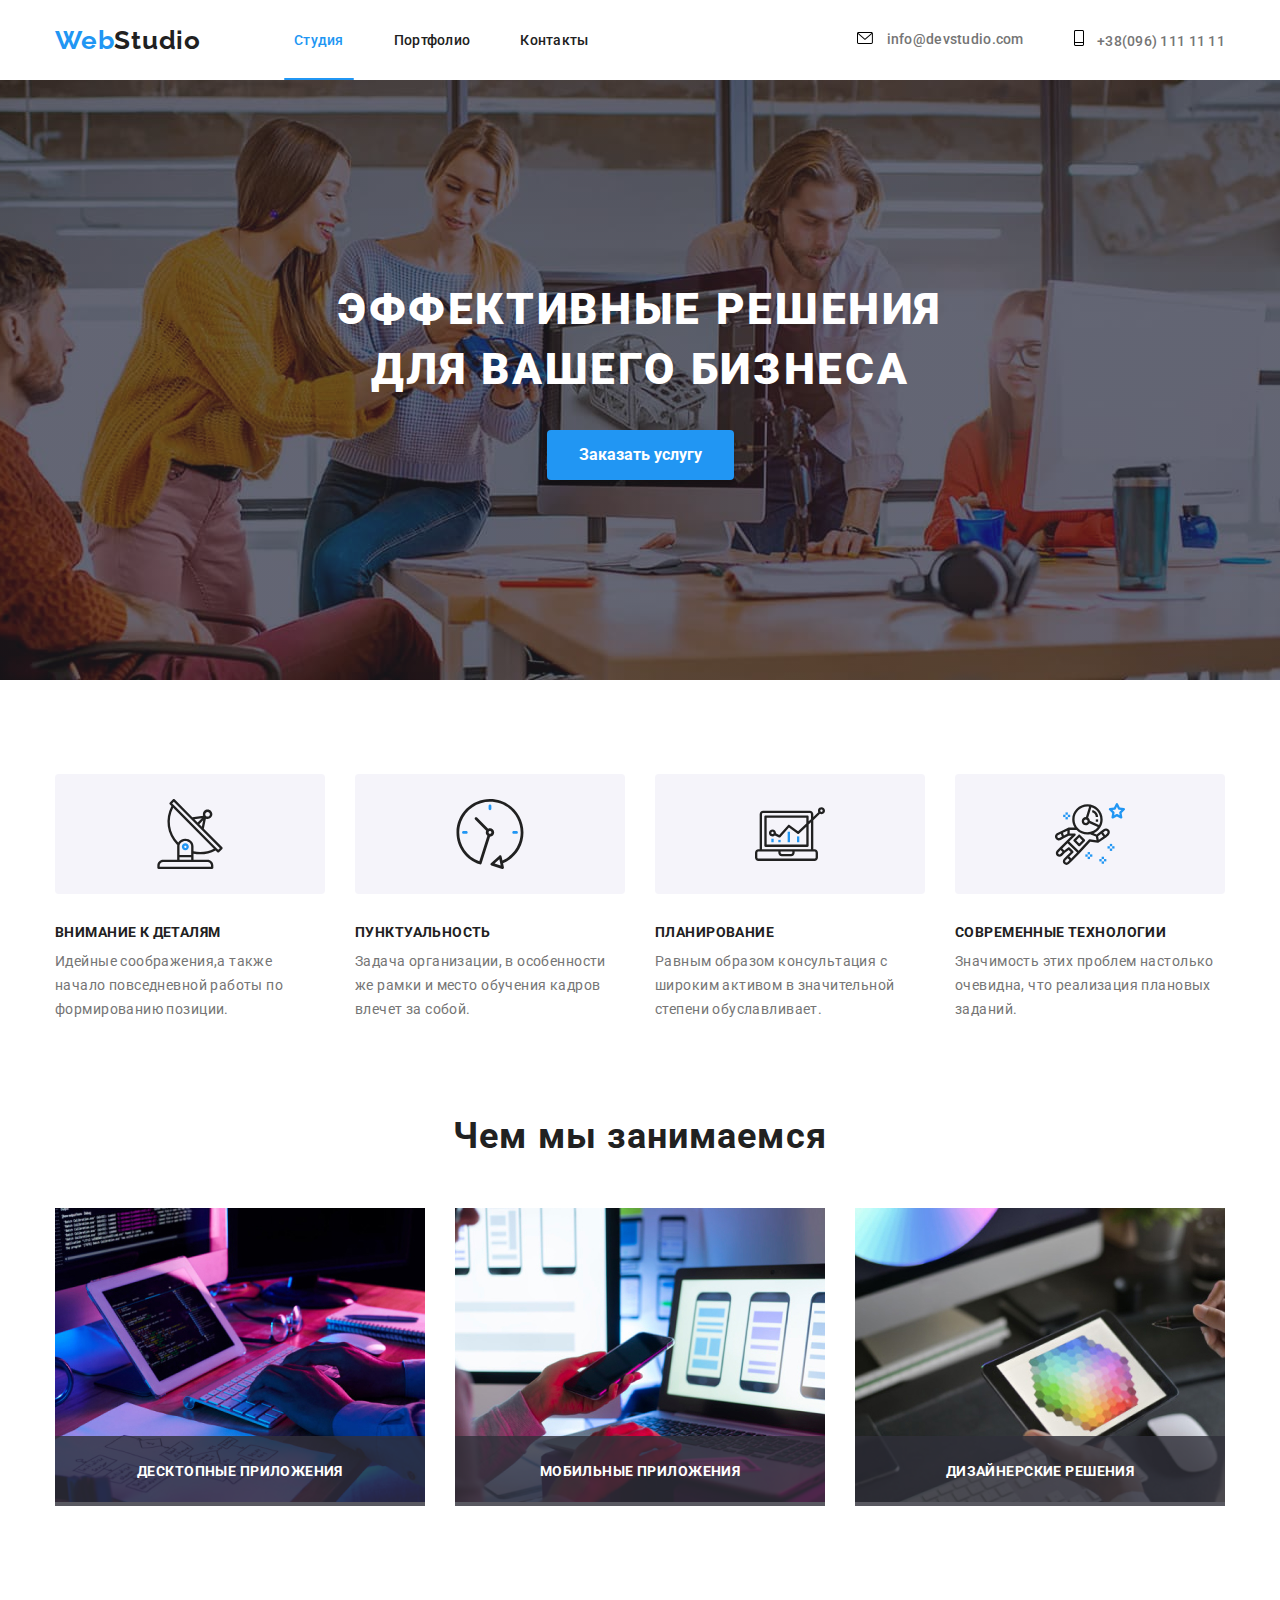
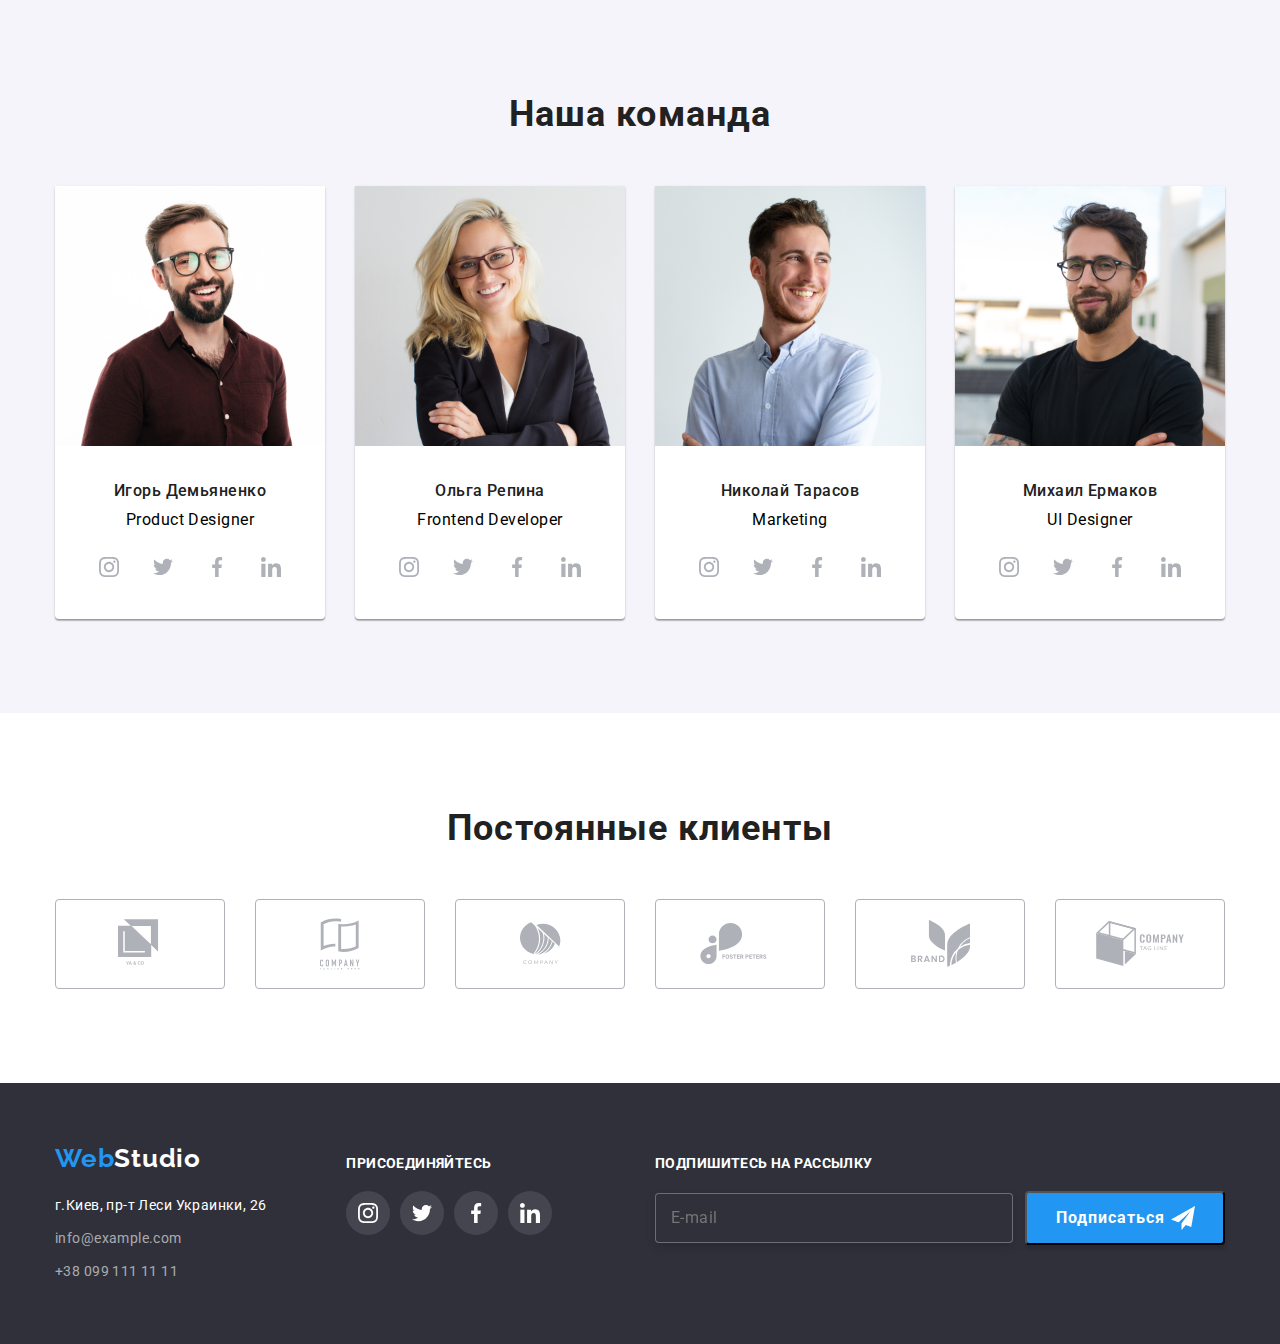
<file: index.html>
<!DOCTYPE html>
<html lang="en">
  <head>
    <meta charset="UTF-8" />
    <meta name="viewport" content="width=device-width, initial-scale=1.0" />
    <title>Goit-hw-07</title>
    <link rel="preconnect" href="https://fonts.gstatic.com" />
    <link
      href="https://fonts.googleapis.com/css2?family=Raleway:wght@700&display=swap"
      rel="stylesheet"
    />
    <link
      href="https://fonts.googleapis.com/css2?family=Roboto:wght@500;700;900&display=swap"
      rel="stylesheet"
    />
    <link
      rel="stylesheet"
      href="https://cdnjs.cloudflare.com/ajax/libs/modern-normalize/1.0.0/modern-normalize.min.css"
    />
    <link rel="stylesheet" href="./css/main.min.css" />
  </head>
  <body>
    <header class="page-header">
      <div class="container page-container">
        <nav class="navigation">
          <a href="./index.html" class="logo-link">
            <span class="logo-blue">Web</span
            ><span class="logo-black">Studio</span>
          </a>
          <ul class="navigation-list">
            <li class="navigation-item">
              <a href="#" class="navigation-link action-window">Студия</a>
            </li>
            <li class="navigation-item">
              <a href="./portfolio.html" class="navigation-link">Портфолио</a>
            </li>
            <li class="navigation-item">
              <a href="#adress" class="navigation-link">Контакты</a>
            </li>
          </ul>
        </nav>
        <ul class="contacts">
          <li class="contacts-item">
            <a
              href="mailto:info@devstudio.com"
              class="contacts-link contacts-email-margin"
            >
              <svg class="contacts-email-svg">
                <use href="./images/icons/mi.svg#icon-message"></use>
              </svg>
              info@devstudio.com</a
            >
          </li>
          <li class="contacts-item">
            <a href="tel:+380961112222" class="contacts-link">
              <svg class="contacts-phone-svg">
                <use href="./images/icons/mi.svg#icon-iphone"></use>
              </svg>
              +38(096) 111 11 11</a
            >
          </li>
        </ul>
      </div>
    </header>
    <main>
      <section class="hero">
        <div class="container">
          <h1 class="hero-title">Эффективные решения для вашего бизнеса</h1>
          <button data-modal-open class="hero-btn">Заказать услугу</button>
        </div>
      </section>
      <section class="qualities">
        <div class="container">
          <ul class="qualities-list">
            <li class="qualities-item icon-sattelite">
              <h3 class="qualities-title">Внимание к деталям</h3>
              <p class="qualities-text">
                Идейные соображения,а также начало повседневной работы по
                формированию позиции.
              </p>
            </li>
            <li class="qualities-item icon-clock">
              <h3 class="qualities-title">Пунктуальность</h3>
              <p class="qualities-text">
                Задача организации, в особенности же рамки и место обучения
                кадров влечет за собой.
              </p>
            </li>
            <li class="qualities-item icon-computer">
              <h3 class="qualities-title">Планирование</h3>
              <p class="qualities-text">
                Равным образом консультация с широким активом в значительной
                степени обуславливает.
              </p>
            </li>
            <li class="qualities-item icon-astronaut">
              <h3 class="qualities-title">Современные технологии</h3>
              <p class="qualities-text">
                Значимость этих проблем настолько очевидна, что реализация
                плановых заданий.
              </p>
            </li>
          </ul>
        </div>
      </section>
      <section class="our-occupation">
        <div class="container">
          <h2 class="our-occupation-tittle">Чем мы занимаемся</h2>
          <ul class="our-occupation-list">
            <li class="our-occupation-item">
              <div class="our-occupation-item-container">
                <img
                  src="./images/portfolio1.jpg"
                  alt="Портфолио"
                  width="370"
                  height="294"
                />
                <p class="our-occupation-item-text">Десктопные приложения</p>
              </div>
            </li>
            <li class="our-occupation-item">
              <div class="our-occupation-item-container">
                <img
                  src="./images/portfolio2.jpg"
                  alt="Портфолио"
                  width="370"
                  height="294"
                />
                <p class="our-occupation-item-text">Мобильные приложения</p>
              </div>
            </li>
            <li class="our-occupation-item">
              <div class="our-occupation-item-container">
                <img
                  src="./images/portfolio3.jpg"
                  alt="Портфолио"
                  width="370"
                  height="294"
                />
                <p class="our-occupation-item-text">Дизайнерские решения</p>
              </div>
            </li>
          </ul>
        </div>
      </section>
      <section class="our-team">
        <div class="container">
          <h2 class="our-team-title">Наша команда</h2>
          <ul class="our-team-list">
            <li class="our-team-item">
              <img
                src="./images/team1.jpg"
                alt="Фото Игорь Демьяненко"
                width="270"
                height="260"
              />
              <div class="our-team-description-container">
                <h3 class="our-team-list-title">Игорь Демьяненко</h3>
                <p class="our-team-text">Product Designer</p>
                <ul class="our-team-social">
                  <li class="our-team-social-item">
                    <a href="" class="our-team-social-link">
                      <svg class="our-team-social-svg">
                        <use
                          href="./images/icons/symbol-defs2.svg#icon-instagram"
                        ></use>
                      </svg>
                    </a>
                  </li>
                  <li class="our-team-social-item">
                    <a href="" class="our-team-social-link">
                      <svg class="our-team-social-svg">
                        <use
                          href="./images/icons/symbol-defs2.svg#icon-twitter"
                        ></use>
                      </svg>
                    </a>
                  </li>
                  <li class="our-team-social-item">
                    <a href="" class="our-team-social-link">
                      <svg class="our-team-social-svg">
                        <use
                          href="./images/icons/symbol-defs2.svg#icon-facebook"
                        ></use>
                      </svg>
                    </a>
                  </li>
                  <li class="our-team-social-item">
                    <a href="" class="our-team-social-link">
                      <svg class="our-team-social-svg">
                        <use
                          href="./images/icons/symbol-defs2.svg#icon-linkedin"
                        ></use>
                      </svg>
                    </a>
                  </li>
                </ul>
              </div>
            </li>
            <li class="our-team-item">
              <img
                src="./images/team2.jpg"
                alt="Фото Ольга Репина"
                width="270"
                height="260"
              />
              <div class="our-team-description-container">
                <h3 class="our-team-list-title">Ольга Репина</h3>
                <p class="our-team-text">Frontend Developer</p>
                <ul class="our-team-social">
                  <li class="our-team-social-item">
                    <a href="" class="our-team-social-link">
                      <svg class="our-team-social-svg">
                        <use
                          href="./images/icons/symbol-defs2.svg#icon-instagram"
                        ></use>
                      </svg>
                    </a>
                  </li>
                  <li class="our-team-social-item">
                    <a href="" class="our-team-social-link">
                      <svg class="our-team-social-svg">
                        <use
                          href="./images/icons/symbol-defs2.svg#icon-twitter"
                        ></use>
                      </svg>
                    </a>
                  </li>
                  <li class="our-team-social-item">
                    <a href="" class="our-team-social-link">
                      <svg class="our-team-social-svg">
                        <use
                          href="./images/icons/symbol-defs2.svg#icon-facebook"
                        ></use>
                      </svg>
                    </a>
                  </li>
                  <li class="our-team-social-item">
                    <a href="" class="our-team-social-link">
                      <svg class="our-team-social-svg">
                        <use
                          href="./images/icons/symbol-defs2.svg#icon-linkedin"
                        ></use>
                      </svg>
                    </a>
                  </li>
                </ul>
              </div>
            </li>
            <li class="our-team-item">
              <img
                src="./images/team3.jpg"
                alt="Фото Николай Тарасов"
                width="270"
                height="260"
              />
              <div class="our-team-description-container">
                <h3 class="our-team-list-title">Николай Тарасов</h3>
                <p class="our-team-text">Marketing</p>
                <ul class="our-team-social">
                  <li class="our-team-social-item">
                    <a href="" class="our-team-social-link">
                      <svg class="our-team-social-svg">
                        <use
                          href="./images/icons/symbol-defs2.svg#icon-instagram"
                        ></use>
                      </svg>
                    </a>
                  </li>
                  <li class="our-team-social-item">
                    <a href="" class="our-team-social-link">
                      <svg class="our-team-social-svg">
                        <use
                          href="./images/icons/symbol-defs2.svg#icon-twitter"
                        ></use>
                      </svg>
                    </a>
                  </li>
                  <li class="our-team-social-item">
                    <a href="" class="our-team-social-link">
                      <svg class="our-team-social-svg">
                        <use
                          href="./images/icons/symbol-defs2.svg#icon-facebook"
                        ></use>
                      </svg>
                    </a>
                  </li>
                  <li class="our-team-social-item">
                    <a href="" class="our-team-social-link">
                      <svg class="our-team-social-svg">
                        <use
                          href="./images/icons/symbol-defs2.svg#icon-linkedin"
                        ></use>
                      </svg>
                    </a>
                  </li>
                </ul>
              </div>
            </li>
            <li class="our-team-item">
              <img
                src="./images/team4.jpg"
                alt="Фото Михаил Ермаков"
                width="270"
                height="260"
              />
              <div class="our-team-description-container">
                <h3 class="our-team-list-title">Михаил Ермаков</h3>
                <p class="our-team-text">UI Designer</p>
                <ul class="our-team-social">
                  <li class="our-team-social-item">
                    <a href="" class="our-team-social-link">
                      <svg class="our-team-social-svg">
                        <use
                          href="./images/icons/symbol-defs2.svg#icon-instagram"
                        ></use>
                      </svg>
                    </a>
                  </li>
                  <li class="our-team-social-item">
                    <a href="" class="our-team-social-link">
                      <svg class="our-team-social-svg">
                        <use
                          href="./images/icons/symbol-defs2.svg#icon-twitter"
                        ></use>
                      </svg>
                    </a>
                  </li>
                  <li class="our-team-social-item">
                    <a href="" class="our-team-social-link">
                      <svg class="our-team-social-svg">
                        <use
                          href="./images/icons/symbol-defs2.svg#icon-facebook"
                        ></use>
                      </svg>
                    </a>
                  </li>
                  <li class="our-team-social-item">
                    <a href="" class="our-team-social-link">
                      <svg class="our-team-social-svg">
                        <use
                          href="./images/icons/symbol-defs2.svg#icon-linkedin"
                        ></use>
                      </svg>
                    </a>
                  </li>
                </ul>
              </div>
            </li>
          </ul>
        </div>
      </section>
      <section class="customers">
        <div class="container">
          <h2 class="customers-title">Постоянные клиенты</h2>
          <ul class="customers-list">
            <div class="customers-item-container">
              <li class="customers-item">
                <a href="" class="customers-link">
                  <svg class="customers-yaco">
                    <use
                      href="./images/icons/symbol-customers.svg#icon-customers-1"
                    ></use>
                  </svg>
                </a>
              </li>
            </div>
            <div class="customers-item-container">
              <li class="customers-item">
                <a href="" class="customers-link">
                  <svg class="customers-tagline">
                    <use
                      href="./images/icons/symbol-customers.svg#icon-customers-2"
                    ></use>
                  </svg>
                </a>
              </li>
            </div>
            <div class="customers-item-container">
              <li class="customers-item">
                <a href="" class="customers-link">
                  <svg class="customers-company">
                    <use
                      href="./images/icons/symbol-customers.svg#icon-customers-3"
                    ></use>
                  </svg>
                </a>
              </li>
            </div>
            <div class="customers-item-container">
              <li class="customers-item">
                <a href="" class="customers-link">
                  <svg class="customers-foster">
                    <use
                      href="./images/icons/symbol-customers.svg#icon-customers-4"
                    ></use>
                  </svg>
                </a>
              </li>
            </div>
            <div class="customers-item-container">
              <li class="customers-item">
                <a href="" class="customers-link">
                  <svg class="customers-brand">
                    <use
                      href="./images/icons/symbol-customers.svg#icon-customers-5"
                    ></use>
                  </svg>
                </a>
              </li>
            </div>
            <div class="customers-item-container">
              <li class="customers-item">
                <a href="" class="customers-link">
                  <svg class="customers-companytagline">
                    <use
                      href="./images/icons/symbol-customers.svg#icon-customers-6"
                    ></use>
                  </svg>
                </a>
              </li>
            </div>
          </ul>
        </div>
      </section>
    </main>
    <footer class="footer">
      <div class="container footer-container">
        <div class="footer-contacts-container">
          <div class="footer-logo-container">
            <a href="./index.html" id="adress" class="footer-logo-link">
              <span class="logo-blue">Web</span
              ><span class="logo-white">Studio</span></a
            >
          </div>
          <ul class="footer-list">
            <li class="footer-item">
              <address class="footer-adress">
                г.Киев, пр-т Леси Украинки, 26
              </address>
            </li>
            <li class="footer-item">
              <a href="mailto:louglescom@gmail.com" class="footer-link"
                >info@example.com</a
              >
            </li>
            <li class="footer-item">
              <a href="tel:+380935014329" class="footer-link"
                >+38 099 111 11 11</a
              >
            </li>
          </ul>
        </div>
        <div class="footer-social">
          <p class="footer-social-title">Присоединяйтесь</p>
          <ul class="footer-social-list">
            <li class="footer-social-item footer-social-instagram">
              <a href=""> </a>
            </li>
            <li class="footer-social-item footer-social-twitter">
              <a href=""> </a>
            </li>
            <li class="footer-social-item footer-social-facebook">
              <a href=""> </a>
            </li>
            <li class="footer-social-item footer-social-linkedin">
              <a href=""> </a>
            </li>
          </ul>
        </div>
        <div class="footer-mail">
          <p class="footer-social-title">Подпишитесь на рассылку</p>
          <div class="footer-mail-container">
            <input
              class="footer-mail-input"
              type="email"
              name="mail"
              id="footer-mail"
              placeholder="E-mail"
            />
            <button type="button" class="footer-mail-btn">Подписаться</button>
          </div>
        </div>
      </div>
    </footer>
    <div class="backdrop is-hidden" data-modal>
      <div class="modal">
        <h1 class="modal-title">Оставьте свои данные, мы вам перезвоним</h1>
        <form class="modal-form">
          <ul class="modal-form-list">
            <li class="modal-form-item">
              <label class="modal-form-label" for="name">Имя</label>
              <div class="svg-input-container">
                <input class="modal-input" type="text" name="name" id="name" />
                <svg class="modal-input-svg">
                  <use href="./images/icons/mi.svg#icon-name"></use>
                </svg>
              </div>
            </li>
            <li class="modal-form-item">
              <label class="modal-form-label" for="tel">Телефон</label>
              <div class="svg-input-container">
                <input class="modal-input" type="tel" name="tel" id="tel" />
                <svg class="modal-input-svg">
                  <use href="./images/icons/mi.svg#icon-modal-phone"></use>
                </svg>
              </div>
            </li>
            <li class="modal-form-item">
              <label class="modal-form-label" for="mail">Почта</label>
              <div class="svg-input-container">
                <input class="modal-input" type="email" name="mail" id="mail" />
                <svg class="modal-input-svg">
                  <use href="./images/icons/mi.svg#icon-modal-mail"></use>
                </svg>
              </div>
            </li>
            <li class="modal-form-item">
              <label class="modal-form-label" for="comment">Комментарий</label>
              <textarea
                class="modal-area"
                placeholder="Введите текст"
                name="comment"
                id="comment"
                rows="8"
                input
              ></textarea>
            </li>
            <div class="modal-checkbox">
              <input
                class="modal-checkbox-input"
                type="checkbox"
                name="rules"
                id="rules"
              />
              <label class="modal-checkbox-label" for="rules"
                >Соглашаюсь с рассылкой и принимаю
                <a href="" class="modal-checkbox-span"
                  >Условия договора</a
                ></label
              >
            </div>
          </ul>
          <button class="modal-sbm-btn" type="submit">Отправить</button>
        </form>
        <button data-modal-close class="close-btn">
          <svg class="close-btn-svg">
            <use href="./images/icons/mi.svg#icon-close-btn"></use>
          </svg>
        </button>
      </div>
    </div>
    <script src="./js/modal.js"></script>
  </body>
</html>
</file>
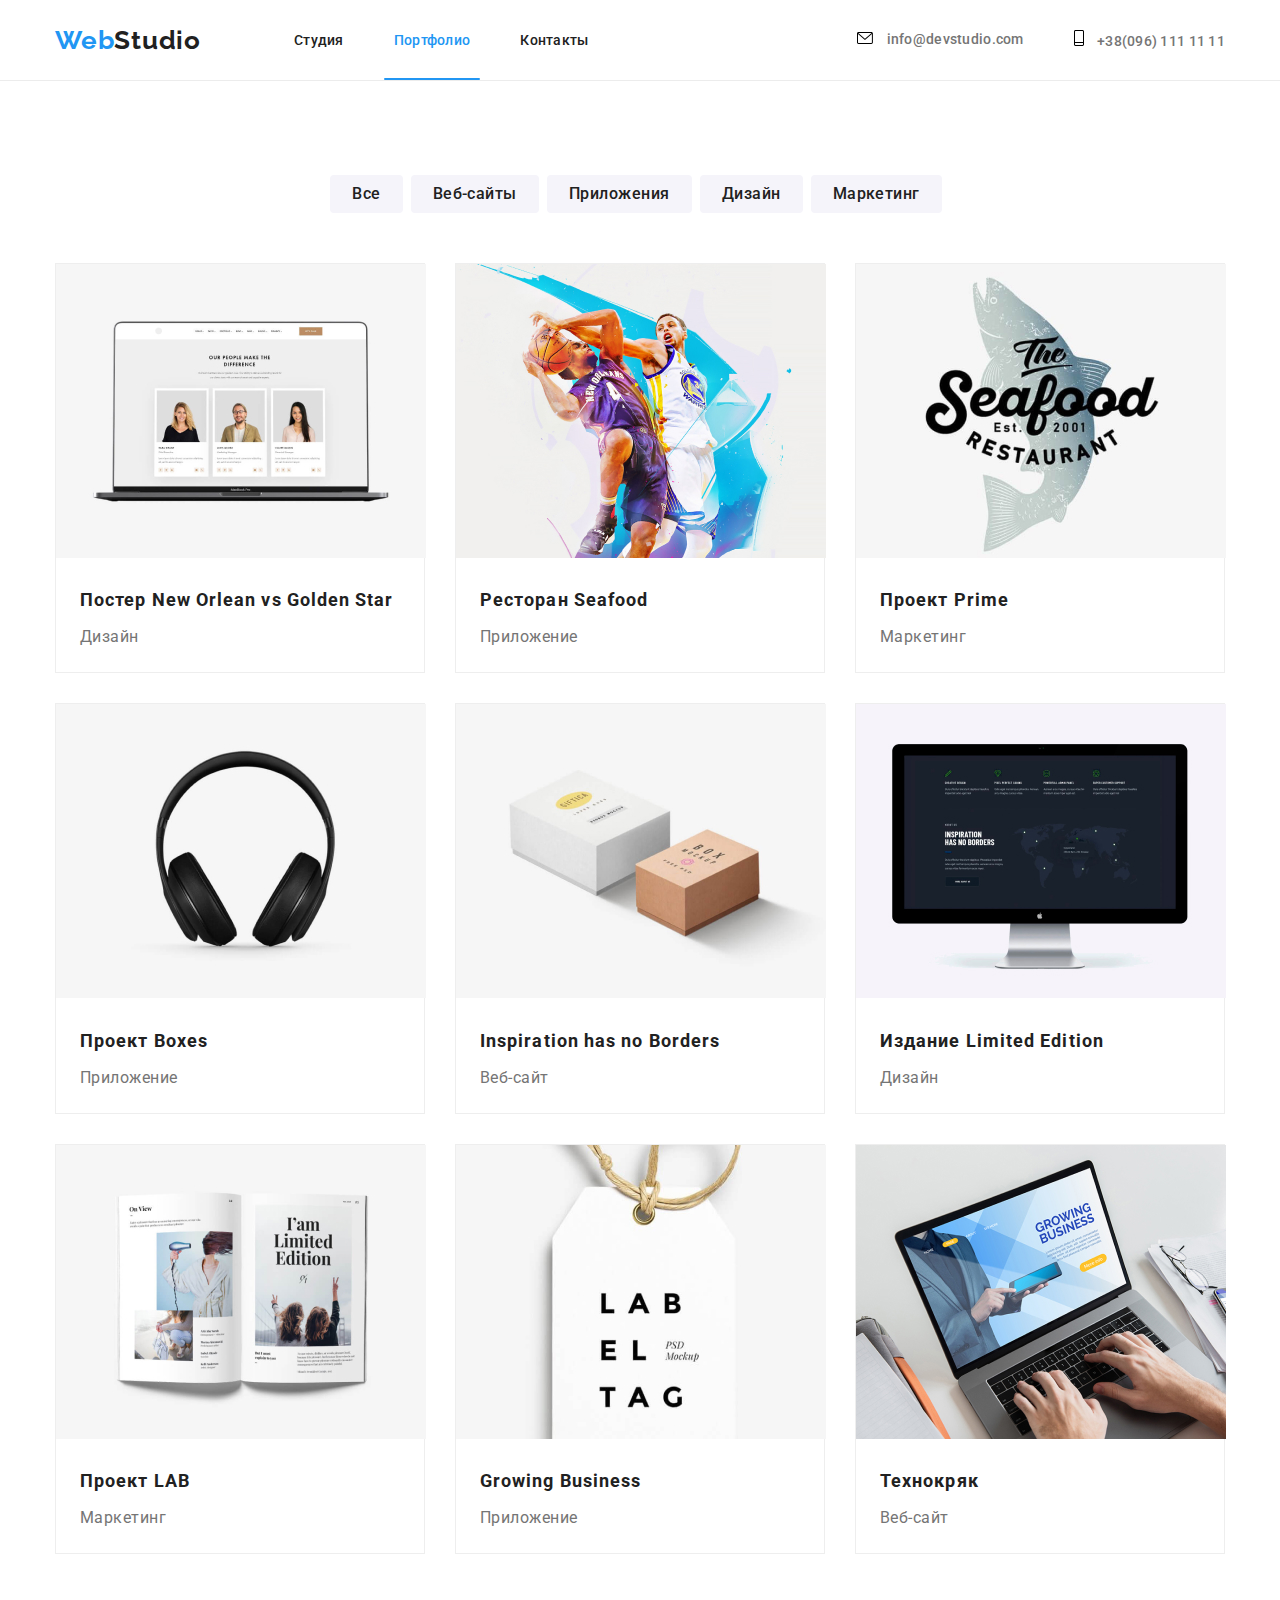
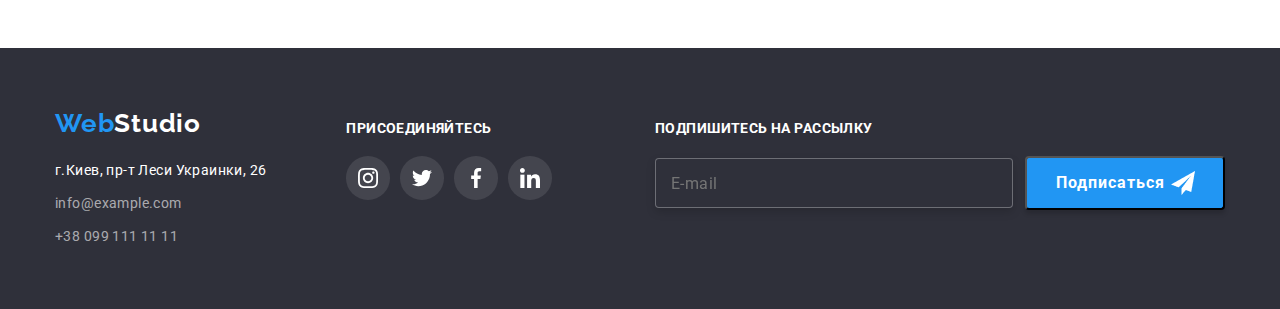
<file: portfolio.html>
<!DOCTYPE html>
<html lang="en">
  <head>
    <meta charset="UTF-8" />
    <meta name="viewport" content="width=device-width, initial-scale=1.0" />
    <title>Goit-hw-07</title>
    <link rel="preconnect" href="https://fonts.gstatic.com" />
    <link
      href="https://fonts.googleapis.com/css2?family=Raleway:wght@700&display=swap"
      rel="stylesheet"
    />
    <link
      href="https://fonts.googleapis.com/css2?family=Roboto:wght@500;700;900&display=swap"
      rel="stylesheet"
    />
    <link
      rel="stylesheet"
      href="https://cdnjs.cloudflare.com/ajax/libs/modern-normalize/1.0.0/modern-normalize.min.css"
    />
    <link rel="stylesheet" href="./css/portfolio.min.css" />
  </head>
  <body>
    <header class="portfolio-header">
      <div class="container page-container">
        <nav class="navigation">
          <a href="./index.html" class="logo-link">
            <span class="logo-blue">Web</span
            ><span class="logo-black">Studio</span>
          </a>
          <ul class="navigation-list">
            <li class="navigation-item">
              <a href="./index.html" class="navigation-link">Студия</a>
            </li>
            <li class="navigation-item">
              <a href="./portfolio.html" class="navigation-link action-window"
                >Портфолио</a
              >
            </li>
            <li class="navigation-item">
              <a href="#adress" class="navigation-link">Контакты</a>
            </li>
          </ul>
        </nav>
        <ul class="contacts">
          <li class="contacts-item">
            <a
              href="mailto:info@devstudio.com"
              class="contacts-link contacts-email-margin"
            >
              <svg class="contacts-email-svg">
                <use href="./images/icons/mi.svg#icon-message"></use>
              </svg>
              info@devstudio.com</a
            >
          </li>
          <li class="contacts-item">
            <a href="tel:+380961112222" class="contacts-link">
              <svg class="contacts-phone-svg">
                <use href="./images/icons/mi.svg#icon-iphone"></use>
              </svg>
              +38(096) 111 11 11</a
            >
          </li>
        </ul>
      </div>
    </header>
    <main>
      <section class="portfolio">
        <div class="container portfolio-head">
          <!-- <h2 class="portfolio-title">Навигация Портфолио</h2> -->
          <ul class="portfolio-btn-list">
            <li class="portfolio-btn-item">
              <button type="button" class="portfolio-btn">Все</button>
            </li>
            <li class="portfolio-btn-item">
              <button type="button" class="portfolio-btn">Веб-сайты</button>
            </li>
            <li class="portfolio-btn-item">
              <button type="button" class="portfolio-btn">Приложения</button>
            </li>
            <li class="portfolio-btn-item">
              <button type="button" class="portfolio-btn">Дизайн</button>
            </li>
            <li class="portfolio-btn-item">
              <button type="button" class="portfolio-btn">Маркетинг</button>
            </li>
          </ul>
          <ul class="portfolio-img-list">
            <li class="portfolio-img-item">
              <article class="portfolio-card">
                <div class="card-thumb">
                  <img
                    src="./images/portfolio/1.jpg"
                    alt="Технокряк"
                    width="370"
                    height="294"
                  />
                  <p class="portofolio-hidden-text">
                    Технокряк это современная площадка распространения
                    коронавируса. Компании используют эту платформу для
                    цифрового шпионажа и атак на защищённые сервера конкурентов.
                  </p>
                </div>
                <div class="portfolio-img-container">
                  <h3 class="portfolio-img-title">
                    Постер New Orlean vs Golden Star
                  </h3>
                  <p class="portfolio-text">Дизайн</p>
                </div>
              </article>
            </li>
            <li class="portfolio-img-item">
              <article class="portfolio-card">
                <div class="card-thumb">
                  <img
                    src="./images/portfolio/2.jpg"
                    alt="Технокряк"
                    width="370"
                    height="294"
                  />
                  <p class="portofolio-hidden-text">
                    Технокряк это современная площадка распространения
                    коронавируса. Компании используют эту платформу для
                    цифрового шпионажа и атак на защищённые сервера конкурентов.
                  </p>
                </div>
                <div class="portfolio-img-container">
                  <h3 class="portfolio-img-title">Ресторан Seafood</h3>
                  <p class="portfolio-text">Приложение</p>
                </div>
              </article>
            </li>
            <li class="portfolio-img-item">
              <article class="portfolio-card">
                <div class="card-thumb">
                  <img
                    src="./images/portfolio/3.jpg"
                    alt="Технокряк"
                    width="370"
                    height="294"
                  />
                  <p class="portofolio-hidden-text">
                    Технокряк это современная площадка распространения
                    коронавируса. Компании используют эту платформу для
                    цифрового шпионажа и атак на защищённые сервера конкурентов.
                  </p>
                </div>
                <div class="portfolio-img-container">
                  <h3 class="portfolio-img-title">Проект Prime</h3>
                  <p class="portfolio-text">Маркетинг</p>
                </div>
              </article>
            </li>
            <li class="portfolio-img-item">
              <article class="portfolio-card">
                <div class="card-thumb">
                  <img
                    src="./images/portfolio/4.jpg"
                    alt="Технокряк"
                    width="370"
                    height="294"
                  />
                  <p class="portofolio-hidden-text">
                    Технокряк это современная площадка распространения
                    коронавируса. Компании используют эту платформу для
                    цифрового шпионажа и атак на защищённые сервера конкурентов.
                  </p>
                </div>
                <div class="portfolio-img-container">
                  <h3 class="portfolio-img-title">Проект Boxes</h3>
                  <p class="portfolio-text">Приложение</p>
                </div>
              </article>
            </li>
            <li class="portfolio-img-item">
              <article class="portfolio-card">
                <div class="card-thumb">
                  <img
                    src="./images/portfolio/5.jpg"
                    alt="Технокряк"
                    width="370"
                    height="294"
                  />
                  <p class="portofolio-hidden-text">
                    Технокряк это современная площадка распространения
                    коронавируса. Компании используют эту платформу для
                    цифрового шпионажа и атак на защищённые сервера конкурентов.
                  </p>
                </div>
                <div class="portfolio-img-container">
                  <h3 class="portfolio-img-title">
                    Inspiration has no Borders
                  </h3>
                  <p class="portfolio-text">Веб-сайт</p>
                </div>
              </article>
            </li>
            <li class="portfolio-img-item">
              <article class="portfolio-card">
                <div class="card-thumb">
                  <img
                    src="./images/portfolio/6.jpg"
                    alt="Технокряк"
                    width="370"
                    height="294"
                  />
                  <p class="portofolio-hidden-text">
                    Технокряк это современная площадка распространения
                    коронавируса. Компании используют эту платформу для
                    цифрового шпионажа и атак на защищённые сервера конкурентов.
                  </p>
                </div>
                <div class="portfolio-img-container">
                  <h3 class="portfolio-img-title">Издание Limited Edition</h3>
                  <p class="portfolio-text">Дизайн</p>
                </div>
              </article>
            </li>
            <li class="portfolio-img-item">
              <article class="portfolio-card">
                <div class="card-thumb">
                  <img
                    src="./images/portfolio/7.jpg"
                    alt="Технокряк"
                    width="370"
                    height="294"
                  />
                  <p class="portofolio-hidden-text">
                    Технокряк это современная площадка распространения
                    коронавируса. Компании используют эту платформу для
                    цифрового шпионажа и атак на защищённые сервера конкурентов.
                  </p>
                </div>
                <div class="portfolio-img-container">
                  <h3 class="portfolio-img-title">Проект LAB</h3>
                  <p class="portfolio-text">Маркетинг</p>
                </div>
              </article>
            </li>
            <li class="portfolio-img-item">
              <article class="portfolio-card">
                <div class="card-thumb">
                  <img
                    src="./images/portfolio/8.jpg"
                    alt="Технокряк"
                    width="370"
                    height="294"
                  />
                  <p class="portofolio-hidden-text">
                    Технокряк это современная площадка распространения
                    коронавируса. Компании используют эту платформу для
                    цифрового шпионажа и атак на защищённые сервера конкурентов.
                  </p>
                </div>
                <div class="portfolio-img-container">
                  <h3 class="portfolio-img-title">Growing Business</h3>
                  <p class="portfolio-text">Приложение</p>
                </div>
              </article>
            </li>
            <li class="portfolio-img-item">
              <article class="portfolio-card">
                <div class="card-thumb">
                  <img
                    src="./images/portfolio/9.jpg"
                    alt="Технокряк"
                    width="370"
                    height="294"
                  />
                  <p class="portofolio-hidden-text">
                    Технокряк это современная площадка распространения
                    коронавируса. Компании используют эту платформу для
                    цифрового шпионажа и атак на защищённые сервера конкурентов.
                  </p>
                </div>
                <div class="portfolio-img-container">
                  <h3 class="portfolio-img-title">Технокряк</h3>
                  <p class="portfolio-text">Веб-сайт</p>
                </div>
              </article>
            </li>
          </ul>
        </div>
      </section>
    </main>
    <footer class="footer">
      <div class="container footer-container">
        <div class="footer-contacts-container">
          <div class="footer-logo-container">
            <a href="./portfolio.html" id="adress" class="footer-logo-link">
              <span class="logo-blue">Web</span
              ><span class="logo-white">Studio</span></a
            >
          </div>
          <ul class="footer-list">
            <li class="footer-item">
              <address class="footer-adress">
                г.Киев, пр-т Леси Украинки, 26
              </address>
            </li>
            <li class="footer-item">
              <a href="mailto:louglescom@gmail.com" class="footer-link"
                >info@example.com</a
              >
            </li>
            <li class="footer-item">
              <a href="tel:+380935014329" class="footer-link"
                >+38 099 111 11 11</a
              >
            </li>
          </ul>
        </div>
        <div class="footer-social">
          <p class="footer-social-title">Присоединяйтесь</p>
          <ul class="footer-social-list">
            <li class="footer-social-item footer-social-instagram">
              <a href=""> </a>
            </li>
            <li class="footer-social-item footer-social-twitter">
              <a href=""> </a>
            </li>
            <li class="footer-social-item footer-social-facebook">
              <a href=""> </a>
            </li>
            <li class="footer-social-item footer-social-linkedin">
              <a href=""> </a>
            </li>
          </ul>
        </div>
        <div class="footer-mail">
          <p class="footer-social-title">Подпишитесь на рассылку</p>
          <div class="footer-mail-container">
            <input
              class="footer-mail-input"
              type="email"
              name="mail"
              id="footer-mail"
              placeholder="E-mail"
            />
            <button type="button" class="footer-mail-btn">Подписаться</button>
          </div>
        </div>
      </div>
    </footer>
  </body>
</html>
</file>
<file: css/main.min.css>
a{text-decoration:none;color:#212121}h1,h2,h3,h4,h5,h6,body,ul,li,p{padding:0;margin:0;list-style:none;border:none}.container{width:1200px;padding-left:15px;padding-right:15px;margin:0 auto}.logo-blue{font-family:"Raleway";font-style:normal;font-weight:700;font-size:26px;line-height:1.192;letter-spacing:0.03em;color:#2196f3}.logo-black{font-family:"Raleway";font-style:normal;font-weight:700;font-size:26px;line-height:1.192;letter-spacing:0.03em;color:#212121}.logo-white{font-family:"Raleway";font-style:normal;font-weight:700;font-size:26px;line-height:1.192;letter-spacing:0.03em;color:#fff}.navigation{display:flex;align-items:center}.navigation-list{margin-left:83px;display:flex}.navigation-item{padding-top:22px;padding-bottom:22px;position:relative}.navigation-link{font-family:"Roboto";font-style:normal;font-weight:500;font-size:14px;line-height:1.142;letter-spacing:0.02em;display:block;padding:10px}.navigation-item:not(:last-child){margin-right:30px}.navigation-link:hover::after,.navigation-link:focus:after{transform:scaleX(1)}.navigation-link:hover,.navigation-link:focus{color:#2196f3}.navigation-link::after{display:inline-block;content:"";width:100%;height:2px;background:#2196f3;border-radius:2px;position:absolute;left:0;bottom:0;transform:scaleX(0);transition:250ms cubic-bezier(0.4, 0, 0.2, 1)}.page-container{display:flex;align-items:center;justify-content:space-between;height:80px}.action-window{color:#2196f3}.action-window::before{display:inline-block;content:"";width:100%;height:2px;background:#2196f3;border-radius:2px;position:absolute;left:0;bottom:0;transform:scaleX(1);transition:250ms cubic-bezier(0.4, 0, 0.2, 1)}.contacts{display:flex}.contacts-link{font-family:"Roboto";font-style:normal;font-weight:500;font-size:14px;line-height:1.142;letter-spacing:0.02em;color:#757575;transition:250ms cubic-bezier(0.4, 0, 0.2, 1)}.contacts-email-margin{margin-right:50px}.contacts-link:hover{color:#2196f3}.contacts-link:hover .contacts-phone-svg{fill:#2196f3}.contacts-link:hover .contacts-email-svg{fill:#2196f3}.contacts-email-svg{width:16px;height:12px;margin-right:10px;transition:250ms cubic-bezier(0.4, 0, 0.2, 1)}.contacts-phone-svg{width:10px;height:16px;margin-right:10px;transition:250ms cubic-bezier(0.4, 0, 0.2, 1)}.hero{background-image:linear-gradient(rgba(47,48,58,0.4), rgba(47,48,58,0.4)),url("../images/background/hero.jpg");background-size:cover;background-repeat:no-repeat;background-position:center;padding-bottom:200px;padding-top:200px}.hero-title{font-family:"Roboto";font-weight:900;font-size:44px;line-height:1.363;text-align:center;letter-spacing:0.06em;text-transform:uppercase;color:#fff;width:696px;margin:0 auto 30px}.hero-btn{font-family:"Roboto";font-style:normal;font-weight:bold;font-size:16px;line-height:1.875;background:#2196f3;box-shadow:0px 4px 4px rgba(0,0,0,0.15);border-radius:4px;color:#fff;padding:10px 32px;display:block;margin:0 auto;border:none;cursor:pointer}.qualities{padding-top:94px}.qualities-list{display:flex;align-items:center}.qualities-title{font-family:"Roboto";font-style:normal;font-weight:bold;font-size:14px;line-height:1.142;letter-spacing:0.03em;text-transform:uppercase;color:#212121;margin-bottom:10px}.qualities p{font-family:"Roboto";font-style:normal;font-weight:normal;font-size:14px;line-height:1.714;letter-spacing:0.03em;color:#757575}.qualities-item{width:270px}.qualities-item::before{display:block;content:"";height:120px;background-repeat:no-repeat;background-position:center;background-color:#f5f4fa;margin-bottom:30px;border-radius:4px}.qualities-item:not(:last-child){margin-right:30px}.icon-sattelite::before{background-image:url("../images/icons/qualities-1.svg")}.icon-clock::before{background-image:url("../images/icons/qualities-2.svg")}.icon-computer::before{background-image:url("../images/icons/qualities-3.svg")}.icon-astronaut::before{background-image:url("../images/icons/qualities-4.svg")}.our-occupation{padding-bottom:94px;padding-top:94px}.our-occupation-tittle{font-family:"Roboto";font-style:normal;font-weight:bold;font-size:36px;line-height:1.166;text-align:center;letter-spacing:0.03em;color:#212121;padding-bottom:50px}.our-occupation-list{display:flex;align-items:center}.our-occupation-item-container{position:relative}.our-occupation-item:not(:last-child){margin-right:30px}.our-occupation-item-text{position:absolute;font-family:"Roboto";font-style:normal;font-weight:bold;font-size:14px;line-height:16px;text-align:center;letter-spacing:0.03em;text-transform:uppercase;bottom:0;left:0;width:100%;height:70px;padding-top:27px;background-color:rgba(47,48,58,0.8);color:#ffffff}.our-team{padding-bottom:94px;padding-top:94px;background-color:#f5f4fa}.our-team-list{display:flex}.our-team-item{background-color:#fff;box-shadow:0px 1px 3px rgba(0,0,0,0.12),0px 1px 1px rgba(0,0,0,0.14),0px 2px 1px rgba(0,0,0,0.2);border-radius:0px 0px 4px 4px}.our-team-item:not(:last-child){margin-right:30px}.our-team-title{font-family:"Roboto";font-style:normal;font-weight:bold;font-size:36px;line-height:1.166;text-align:center;letter-spacing:0.03em;color:#212121;margin-bottom:50px}.our-team-text{font-family:"Roboto";font-style:normal;font-weight:normal;font-size:16px;line-height:1.187;text-align:center;letter-spacing:0.03em;color:var(--text-p);margin-bottom:16px;margin-top:10px}.our-team-list-title{font-family:"Roboto";font-style:normal;font-weight:500;font-size:16px;line-height:1.187;text-align:center;letter-spacing:0.03em;color:#212121}.our-team-description-container{padding-top:30px;padding-bottom:30px}.our-team-social{display:flex;justify-content:space-between;padding:0 32px}.our-team-social-item{cursor:pointer}.our-team-social-link{display:flex;align-items:center;justify-content:center;width:44px;height:44px;border-radius:50%;transition:250ms cubic-bezier 0.4,0,0.2,1}.our-team-social-link:hover{background-color:#2196f3}.our-team-social-link:hover .our-team-social-svg{fill:white}.our-team-social-svg{width:20px;height:20px;fill:#afb1b8}.customers{padding-top:94px;padding-bottom:94px}.customers-title{font-family:"Roboto";font-style:normal;font-weight:bold;font-size:36px;line-height:42px;text-align:center;letter-spacing:0.03em;color:#212121;margin-bottom:50px}.customers-list{display:flex;justify-content:center}.customers-item{width:170px;height:90px;cursor:pointer;border-radius:4px;border:1px solid #afb1b8;transition:250ms cubic-bezier(0.4, 0, 0.2, 1)}.customers-item-container:hover li{border:1px solid #2196f3;box-sizing:border-box;border-radius:4px}.customers-item-container:not(:last-child){margin-right:30px}.customers-item-container:hover svg{fill:#2196f3}.customers-link{display:flex;align-items:center;justify-content:center;width:100%;height:100%;fill:#afb1b8}.customers-yaco{width:44.27px;height:49.23px;transition:250ms cubic-bezier(0.4, 0, 0.2, 1)}.customers-tagline{width:40px;height:52px;transition:250ms cubic-bezier(0.4, 0, 0.2, 1)}.customers-company{width:41px;height:42.6px;transition:250ms cubic-bezier(0.4, 0, 0.2, 1)}.customers-foster{width:79.66px;height:42.02px;transition:250ms cubic-bezier(0.4, 0, 0.2, 1)}.customers-brand{width:59px;height:47px;transition:250ms cubic-bezier(0.4, 0, 0.2, 1)}.customers-companytagline{width:88.48px;height:45.44px;transition:250ms cubic-bezier(0.4, 0, 0.2, 1)}.footer{background-color:#2f303a;padding-bottom:60px;padding-top:60px}.footer-container{display:flex;justify-content:space-between}.footer-link{font-family:"Roboto";font-style:normal;font-weight:normal;font-size:14px;line-height:1.714;letter-spacing:0.03em;color:rgba(255,255,255,0.6)}.footer-item:not(:last-child){margin-bottom:9px}.footer-adress{font-family:"Roboto";font-style:normal;font-weight:normal;font-size:14px;line-height:1.714;letter-spacing:0.03em;color:#fff}.footer-logo-container{margin-bottom:20px}.footer-social{padding-left:70px;padding-top:12px}.footer-social-title{font-family:"Roboto";font-style:normal;font-weight:bold;font-size:14px;line-height:16px;letter-spacing:0.03em;text-transform:uppercase;color:#fff}.footer-social-list{display:flex;margin-top:20px}.footer-social-item{height:44px;width:44px;background-color:rgba(255,255,255,0.1);background-repeat:no-repeat;border-radius:50%;background-position:center;cursor:pointer;transition:250ms cubic-bezier(0.4, 0, 0.2, 1)}.footer-social-item:hover{background-color:#2196f3}.footer-social-item:not(:last-child){margin-right:10px}.footer-social-instagram{background-image:url("../images/icons/footer-1.svg")}.footer-social-twitter{background-image:url("../images/icons/footer-2.svg")}.footer-social-facebook{background-image:url("../images/icons/footer-3.svg")}.footer-social-linkedin{background-image:url("../images/icons/footer-4.svg")}.footer-mail{padding-left:93px;padding-top:12px}.footer-mail-container{display:flex;align-items:center}.footer-mail-input{font-family:"Roboto";font-style:normal;font-weight:normal;font-size:16px;line-height:20px;display:flex;align-items:center;letter-spacing:0.03em;color:rgba(255,255,255,0.6);border:1px solid rgba(255,255,255,0.3);box-sizing:border-box;filter:drop-shadow(0px 4px 4px rgba(0,0,0,0.15));border-radius:4px;margin-top:20px;width:358px;height:50px;padding:16px 15px;margin-right:12px;background:#2f303a}.footer-mail-btn{font-family:"Roboto";font-style:normal;font-weight:bold;font-size:16px;line-height:1.875;display:flex;align-items:center;text-align:center;letter-spacing:0.06em;width:200px;color:#fff;background:#2196f3;box-shadow:0px 4px 4px rgba(0,0,0,0.15);border-radius:4px;padding:10px 62px 10px 29px;margin-top:20px;background-image:url("../images/plane.png");background-repeat:no-repeat;background-position:center right 28px;cursor:pointer}.backdrop{position:fixed;top:0;left:0;width:100%;height:100%;background-color:rgba(0,0,0,0.2)}.is-hidden{opacity:0;pointer-events:none}.modal{position:absolute;top:50%;left:50%;transform:translate(-50%, -50%);min-width:528px;min-height:581px;padding:40px;background-color:#ffffff;box-shadow:0px 1px 3px rgba(0,0,0,0.12),0px 1px 1px rgba(0,0,0,0.14),0px 2px 1px rgba(0,0,0,0.2);border-radius:4px}.modal-title{font-family:"Roboto";font-style:normal;font-weight:bold;font-size:20px;line-height:1.15;text-align:center;letter-spacing:0.03em;color:#212121;margin-bottom:2px}.modal-form{width:448px;margin-left:auto;margin-right:auto}.modal-form-item{display:flex;flex-direction:column}.modal-form-label{font-family:"Roboto";font-style:normal;font-weight:normal;font-size:12px;line-height:1.166;letter-spacing:0.01em;color:#757575;margin-bottom:4px;margin-top:10px}.modal-input{height:40px;width:100%;border-radius:4px;border:1px solid rgba(33,33,33,0.2);padding-left:42px;outline:none;transition:250ms cubic-bezier(0.4, 0, 0.2, 1)}.modal-area{border:1px solid rgba(33,33,33,0.2);border-radius:4px;width:100%;height:120px;resize:none;padding:12px 16px;margin-bottom:25px;font-family:"Roboto";font-style:normal;font-weight:normal;font-size:12px;line-height:1.166;letter-spacing:0.01em;color:rgba(117,117,117,0.5)}.modal-sbm-btn{font-family:"Roboto";font-style:normal;font-weight:bold;font-size:16px;line-height:1.875;display:flex;align-items:center;text-align:center;letter-spacing:0.06em;color:#ffffff;padding:10px 55px 10px 56px;background:#2196f3;box-shadow:0px 4px 4px rgba(0,0,0,0.15);border-radius:4px;cursor:pointer;margin:0 auto;margin-top:30px}.close-btn{position:absolute;top:8px;right:8px;width:30px;height:30px;border-radius:50%;display:flex;align-items:center;justify-content:center;cursor:pointer;background-color:#fff;border:1px solid rgba(0,0,0,0.1)}.close-btn-svg{width:11px;height:11px;transition:250ms cubic-bezier(0.4, 0, 0.2, 1)}.close-btn:hover .close-btn-svg{fill:#2196f3}.modal-checkbox{position:relative}.modal-checkbox-input:checked ~ .modal-checkbox-label::before{background-image:url("../images/choise.png")}.modal-checkbox-span{color:#2196f3;text-decoration:underline}.modal-checkbox-label{font-family:"Roboto";font-style:normal;font-weight:normal;font-size:14px;line-height:1.714;letter-spacing:0.03em;color:#757575;margin-left:25px}.modal-checkbox-label::before{content:"";display:inline-block;width:20px;height:20px;background-image:url("../images/checkbox.png");background-repeat:no-repeat;margin-right:9px;position:absolute;top:4px;left:0}.modal-checkbox-input{-webkit-appearance:none;-moz-appearance:none;appearance:none;position:absolute}.modal-input:focus,.modal-input:hover{border:1px solid #2196f3}.modal-input:focus ~ .modal-input-svg,.modal-input:hover ~ .modal-input-svg{fill:#2196f3}.modal-input-svg{width:12px;height:12px;position:absolute;top:50%;left:15px;transform:translateY(-50%);outline:none;transition:250ms cubic-bezier(0.4, 0, 0.2, 1)}.modal-area{outline:none}.modal-area:focus{border:1px solid #2196f3}.svg-input-container{position:relative}
/*# sourceMappingURL=main.min.css.map */
</file>
<file: css/portfolio.min.css>
a{text-decoration:none;color:#212121}h1,h2,h3,h4,h5,h6,body,ul,li,p{padding:0;margin:0;list-style:none;border:none}.container{width:1200px;padding-left:15px;padding-right:15px;margin:0 auto}.logo-blue{font-family:"Raleway";font-style:normal;font-weight:700;font-size:26px;line-height:1.192;letter-spacing:0.03em;color:#2196f3}.logo-black{font-family:"Raleway";font-style:normal;font-weight:700;font-size:26px;line-height:1.192;letter-spacing:0.03em;color:#212121}.logo-white{font-family:"Raleway";font-style:normal;font-weight:700;font-size:26px;line-height:1.192;letter-spacing:0.03em;color:#fff}.navigation{display:flex;align-items:center}.navigation-list{margin-left:83px;display:flex}.navigation-item{padding-top:22px;padding-bottom:22px;position:relative}.navigation-link{font-family:"Roboto";font-style:normal;font-weight:500;font-size:14px;line-height:1.142;letter-spacing:0.02em;display:block;padding:10px}.navigation-item:not(:last-child){margin-right:30px}.navigation-link:hover::after,.navigation-link:focus:after{transform:scaleX(1)}.navigation-link:hover,.navigation-link:focus{color:#2196f3}.navigation-link::after{display:inline-block;content:"";width:100%;height:2px;background:#2196f3;border-radius:2px;position:absolute;left:0;bottom:0;transform:scaleX(0);transition:250ms cubic-bezier(0.4, 0, 0.2, 1)}.page-container{display:flex;align-items:center;justify-content:space-between;height:80px}.action-window{color:#2196f3}.action-window::before{display:inline-block;content:"";width:100%;height:2px;background:#2196f3;border-radius:2px;position:absolute;left:0;bottom:0;transform:scaleX(1);transition:250ms cubic-bezier(0.4, 0, 0.2, 1)}.contacts{display:flex}.contacts-link{font-family:"Roboto";font-style:normal;font-weight:500;font-size:14px;line-height:1.142;letter-spacing:0.02em;color:#757575;transition:250ms cubic-bezier(0.4, 0, 0.2, 1)}.contacts-email-margin{margin-right:50px}.contacts-link:hover{color:#2196f3}.contacts-link:hover .contacts-phone-svg{fill:#2196f3}.contacts-link:hover .contacts-email-svg{fill:#2196f3}.contacts-email-svg{width:16px;height:12px;margin-right:10px;transition:250ms cubic-bezier(0.4, 0, 0.2, 1)}.contacts-phone-svg{width:10px;height:16px;margin-right:10px;transition:250ms cubic-bezier(0.4, 0, 0.2, 1)}.footer{background-color:#2f303a;padding-bottom:60px;padding-top:60px}.footer-container{display:flex;justify-content:space-between}.footer-link{font-family:"Roboto";font-style:normal;font-weight:normal;font-size:14px;line-height:1.714;letter-spacing:0.03em;color:rgba(255,255,255,0.6)}.footer-item:not(:last-child){margin-bottom:9px}.footer-adress{font-family:"Roboto";font-style:normal;font-weight:normal;font-size:14px;line-height:1.714;letter-spacing:0.03em;color:#fff}.footer-logo-container{margin-bottom:20px}.footer-social{padding-left:70px;padding-top:12px}.footer-social-title{font-family:"Roboto";font-style:normal;font-weight:bold;font-size:14px;line-height:16px;letter-spacing:0.03em;text-transform:uppercase;color:#fff}.footer-social-list{display:flex;margin-top:20px}.footer-social-item{height:44px;width:44px;background-color:rgba(255,255,255,0.1);background-repeat:no-repeat;border-radius:50%;background-position:center;cursor:pointer;transition:250ms cubic-bezier(0.4, 0, 0.2, 1)}.footer-social-item:hover{background-color:#2196f3}.footer-social-item:not(:last-child){margin-right:10px}.footer-social-instagram{background-image:url("../images/icons/footer-1.svg")}.footer-social-twitter{background-image:url("../images/icons/footer-2.svg")}.footer-social-facebook{background-image:url("../images/icons/footer-3.svg")}.footer-social-linkedin{background-image:url("../images/icons/footer-4.svg")}.footer-mail{padding-left:93px;padding-top:12px}.footer-mail-container{display:flex;align-items:center}.footer-mail-input{font-family:"Roboto";font-style:normal;font-weight:normal;font-size:16px;line-height:20px;display:flex;align-items:center;letter-spacing:0.03em;color:rgba(255,255,255,0.6);border:1px solid rgba(255,255,255,0.3);box-sizing:border-box;filter:drop-shadow(0px 4px 4px rgba(0,0,0,0.15));border-radius:4px;margin-top:20px;width:358px;height:50px;padding:16px 15px;margin-right:12px;background:#2f303a}.footer-mail-btn{font-family:"Roboto";font-style:normal;font-weight:bold;font-size:16px;line-height:1.875;display:flex;align-items:center;text-align:center;letter-spacing:0.06em;width:200px;color:#fff;background:#2196f3;box-shadow:0px 4px 4px rgba(0,0,0,0.15);border-radius:4px;padding:10px 62px 10px 29px;margin-top:20px;background-image:url("../images/plane.png");background-repeat:no-repeat;background-position:center right 28px;cursor:pointer}.portfolio{padding-top:94px;padding-bottom:94px}.portfolio-text{font-family:"Roboto";font-size:16px;line-height:1.875;letter-spacing:0.03em;color:#757575;margin-top:4px}.portfolio-header{border-bottom:1px solid #ececec}.page-portfolio{border:1px solid #ececec}.portfolio-btn{font-family:"Roboto";font-style:normal;font-weight:500;font-size:16px;line-height:1.625;text-align:center;letter-spacing:0.03em;color:#212121;background:#f5f4fa;border-radius:4px;margin:0 auto;border:none;padding:6px 22px;transition:250ms cubic-bezier(0.4, 0, 0.2, 1)}.portfolio-btn-list{display:flex;justify-content:center}.portfolio-btn-item{margin-right:8px;margin-bottom:50px}.portfolio-btn:hover,.portfolio-btn:focus{background:#2196f3;color:#fff;box-shadow:0px 3px 1px rgba(0,0,0,0.1),0px 1px 2px rgba(0,0,0,0.08),0px 2px 2px rgba(0,0,0,0.12);border-radius:4px}.portfolio-img-list{display:flex;flex-wrap:wrap}.portfolio-img-item{width:370px;border:1px solid #eeeeee;background-color:#fff}.portfolio-img-item:before .portfolio-link::before{opacity:1}.portfolio-img-item:not(:nth-last-child(-n+3)){margin-bottom:30px}.portfolio-img-item:not(:nth-child(3n)){margin-right:30px}.portfolio-img-item:hover{box-shadow:0px 1px 1px rgba(0,0,0,0.12),0px 4px 4px rgba(0,0,0,0.06),1px 4px 6px rgba(0,0,0,0.16)}.portfolio-img-container{padding:20px 24px 20px 24px}.portfolio-img-title{font-family:"Roboto";font-weight:bold;font-size:18px;line-height:2;letter-spacing:0.06em;color:#212121}.portfolio-card{width:370px}.portfolio-card:hover .card-thumb::before{opacity:1;cursor:pointer;transform:translateY(0)}.portfolio-card:hover .portofolio-hidden-text{opacity:1;cursor:pointer;transform:translateY(0)}.card-thumb{position:relative;overflow:hidden}.card-thumb::before{display:inline-block;content:"";position:absolute;top:0;left:0;width:100%;height:100%;background-color:rgba(33,150,243,0.9);opacity:0;transform:translateY(100%);transition:250ms cubic-bezier(0.4, 0, 0.2, 1)}.portofolio-hidden-text{font-family:"Roboto";font-style:normal;font-weight:normal;font-size:18px;line-height:1.555;letter-spacing:0.03em;width:322px;position:absolute;right:24px;bottom:63px;color:#ffffff;opacity:0;transform:translateY(150%);transition:250ms cubic-bezier(0.4, 0, 0.2, 1)}
/*# sourceMappingURL=portfolio.min.css.map */
</file>
